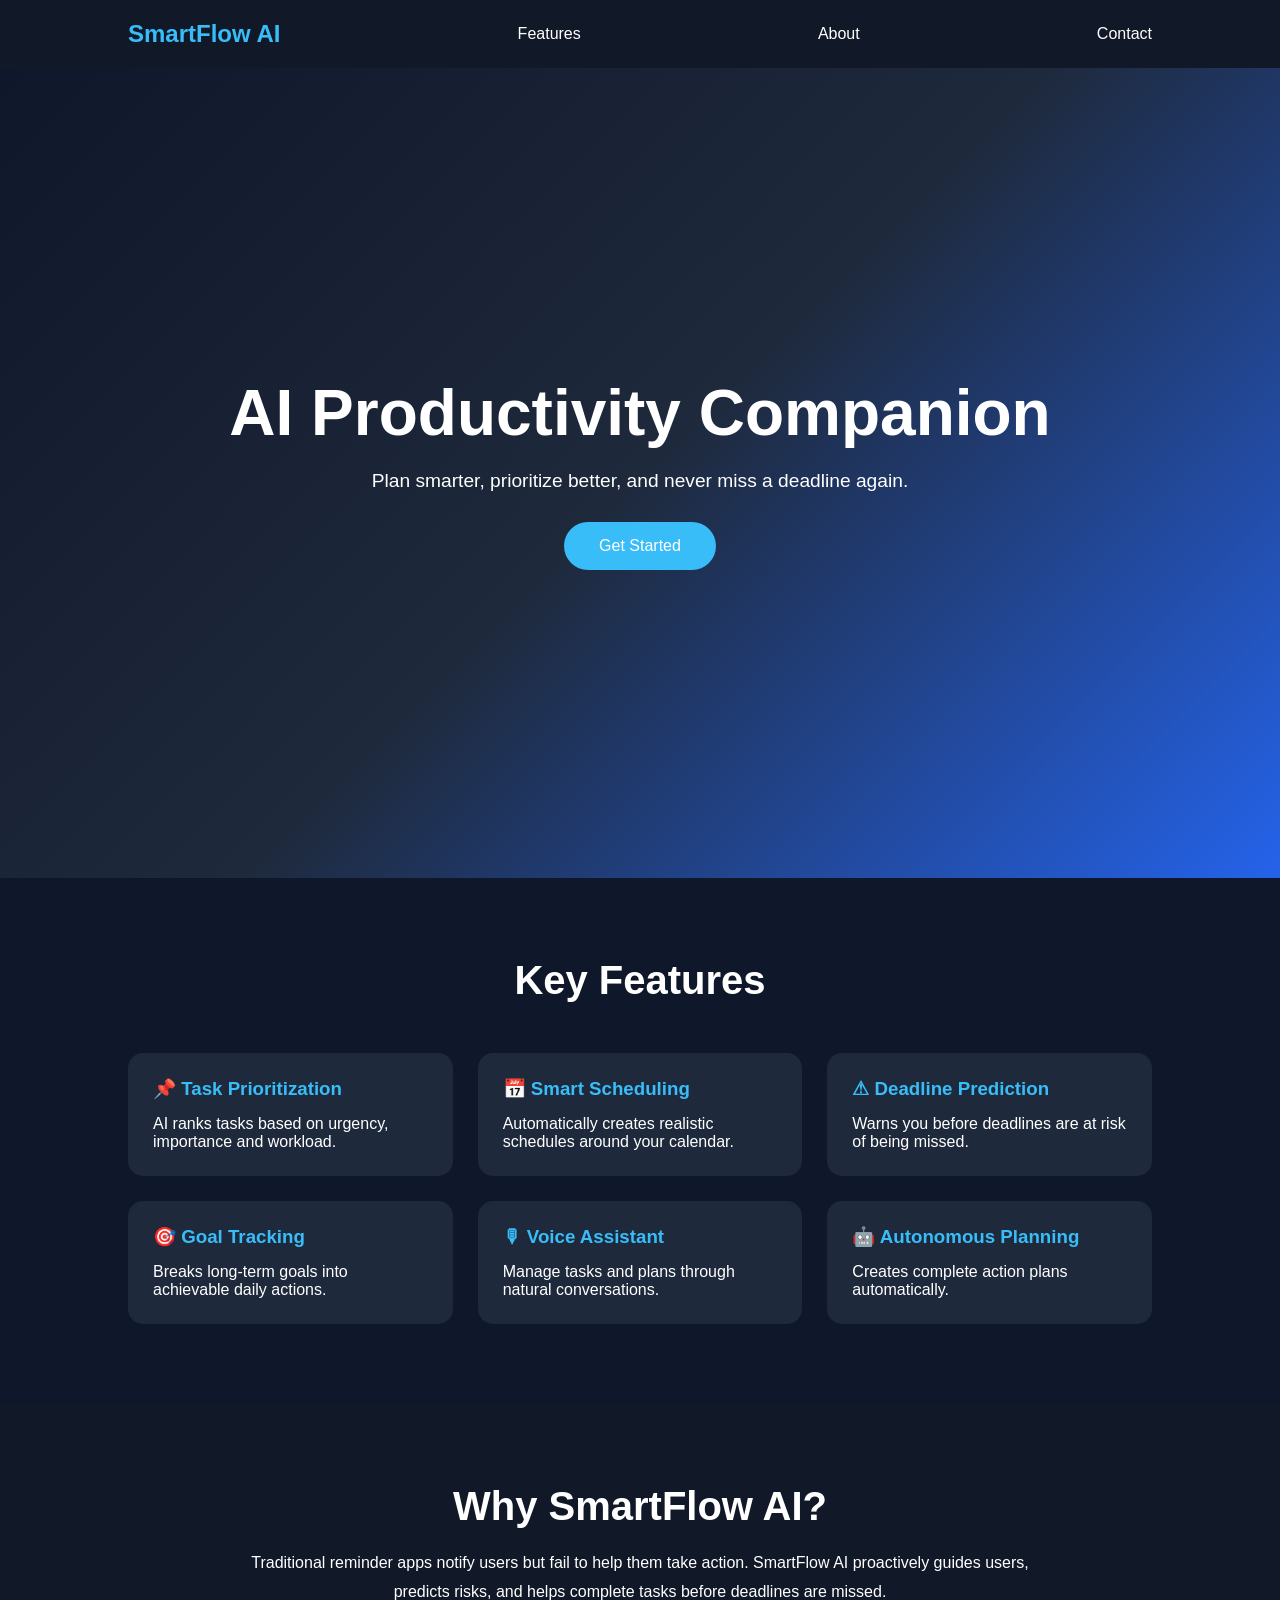
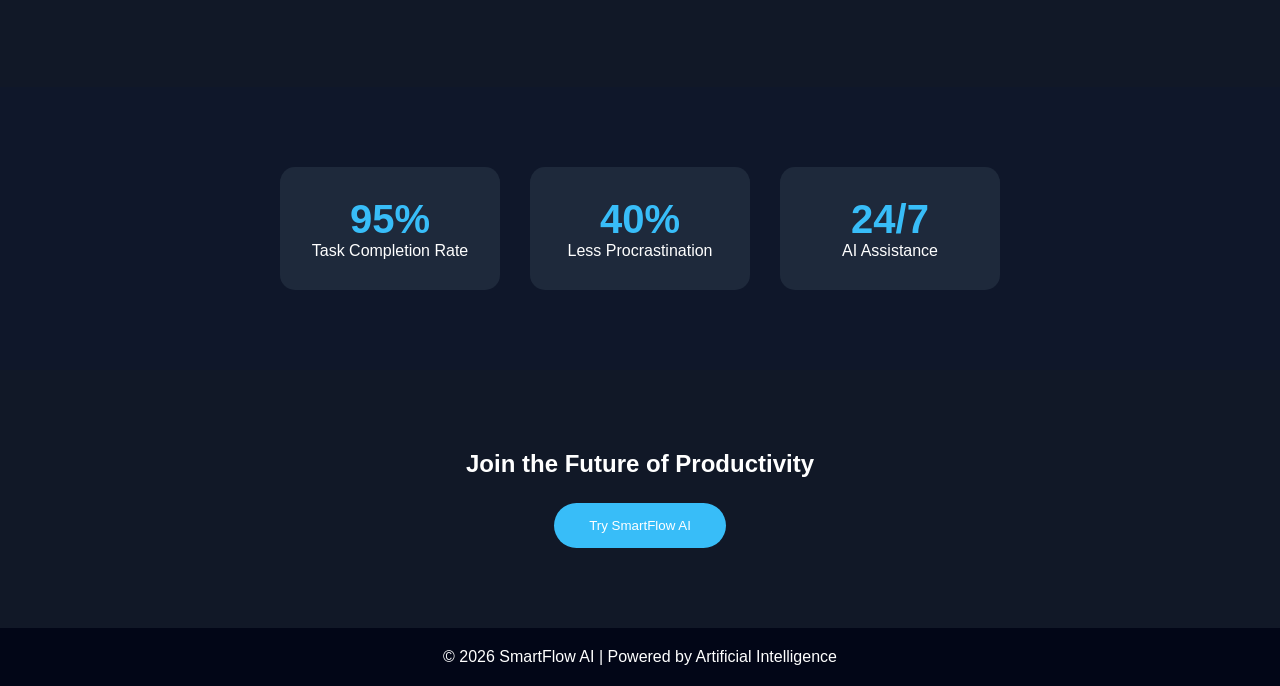
<file: index.html>
<!DOCTYPE html>
<html lang="en">
<head>
<meta charset="UTF-8">
<meta name="viewport" content="width=device-width, initial-scale=1.0">
<title>SmartFlow AI</title>
<link rel="stylesheet" href="style.css">
</head>
<body>

<header>
    <nav>
        <h2>SmartFlow AI</h2>
        <a href="#features">Features</a>
        <a href="#about">About</a>
        <a href="#contact">Contact</a>
    </nav>
</header>

<section class="hero">
    <div class="hero-content">
        <h1>AI Productivity Companion</h1>
        <p>
            Plan smarter, prioritize better, and never miss a deadline again.
        </p>
        <button id="hero-btn">Get Started</button>
    </div>
</section>

<section id="features" class="features">
    <h2>Key Features</h2>

    <div class="cards">

        <div class="card">
            <h3>📌 Task Prioritization</h3>
            <p>AI ranks tasks based on urgency, importance and workload.</p>
        </div>

        <div class="card">
            <h3>📅 Smart Scheduling</h3>
            <p>Automatically creates realistic schedules around your calendar.</p>
        </div>

        <div class="card">
            <h3>⚠ Deadline Prediction</h3>
            <p>Warns you before deadlines are at risk of being missed.</p>
        </div>

        <div class="card">
            <h3>🎯 Goal Tracking</h3>
            <p>Breaks long-term goals into achievable daily actions.</p>
        </div>

        <div class="card">
            <h3>🎙 Voice Assistant</h3>
            <p>Manage tasks and plans through natural conversations.</p>
        </div>

        <div class="card">
            <h3>🤖 Autonomous Planning</h3>
            <p>Creates complete action plans automatically.</p>
        </div>

    </div>
</section>

<section id="about" class="about">
    <h2>Why SmartFlow AI?</h2>
    <p>
        Traditional reminder apps notify users but fail to help them
        take action. SmartFlow AI proactively guides users, predicts
        risks, and helps complete tasks before deadlines are missed.
    </p>
</section>

<section class="stats">
    <div class="stat-box">
        <h3>95%</h3>
        <p>Task Completion Rate</p>
    </div>

    <div class="stat-box">
        <h3>40%</h3>
        <p>Less Procrastination</p>
    </div>

    <div class="stat-box">
        <h3>24/7</h3>
        <p>AI Assistance</p>
    </div>
</section>

<section id="contact" class="contact">
    <h2>Join the Future of Productivity</h2>
    <button id="contact-btn">Try SmartFlow AI</button>
</section>

<footer>
    <p>© 2026 SmartFlow AI | Powered by Artificial Intelligence</p>
</footer>
<script src="script.js"></script>
</body>
</html>
</file>
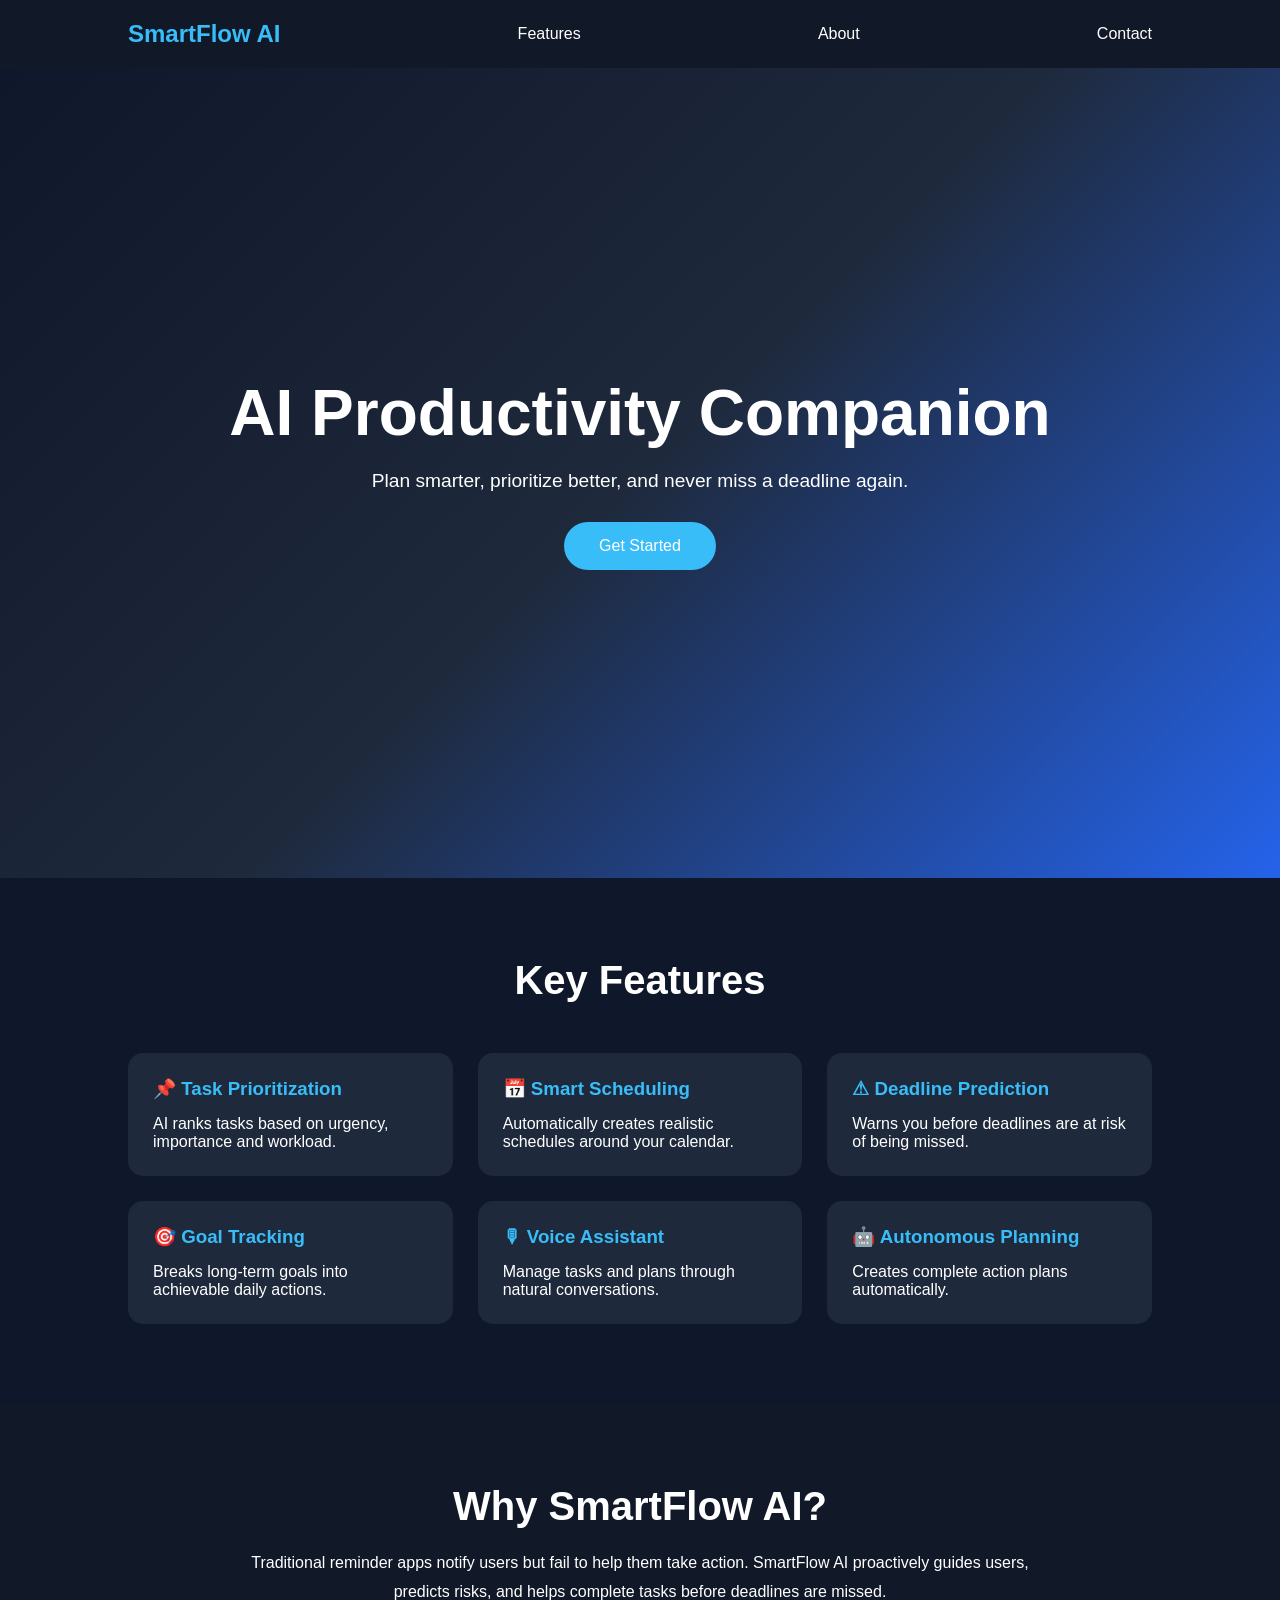
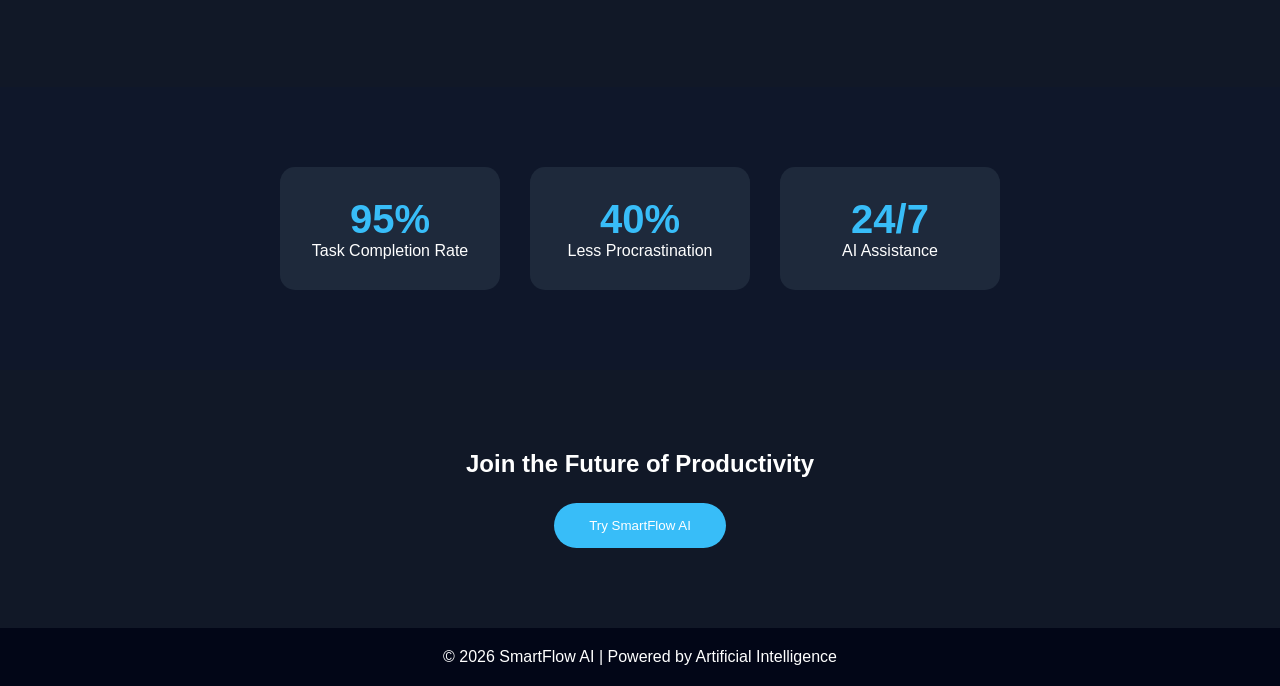
<file: frontend.html>
<!DOCTYPE html>
<html lang="en">
<head>
<meta charset="UTF-8">
<meta name="viewport" content="width=device-width, initial-scale=1.0">
<title>SmartFlow AI</title>
<link rel="stylesheet" href="style.css">
</head>
<body>

<header>
    <nav>
        <h2>SmartFlow AI</h2>
        <a href="#features">Features</a>
        <a href="#about">About</a>
        <a href="#contact">Contact</a>
    </nav>
</header>

<section class="hero">
    <div class="hero-content">
        <h1>AI Productivity Companion</h1>
        <p>
            Plan smarter, prioritize better, and never miss a deadline again.
        </p>
        <button>Get Started</button>
    </div>
</section>

<section id="features" class="features">
    <h2>Key Features</h2>

    <div class="cards">

        <div class="card">
            <h3>📌 Task Prioritization</h3>
            <p>AI ranks tasks based on urgency, importance and workload.</p>
        </div>

        <div class="card">
            <h3>📅 Smart Scheduling</h3>
            <p>Automatically creates realistic schedules around your calendar.</p>
        </div>

        <div class="card">
            <h3>⚠ Deadline Prediction</h3>
            <p>Warns you before deadlines are at risk of being missed.</p>
        </div>

        <div class="card">
            <h3>🎯 Goal Tracking</h3>
            <p>Breaks long-term goals into achievable daily actions.</p>
        </div>

        <div class="card">
            <h3>🎙 Voice Assistant</h3>
            <p>Manage tasks and plans through natural conversations.</p>
        </div>

        <div class="card">
            <h3>🤖 Autonomous Planning</h3>
            <p>Creates complete action plans automatically.</p>
        </div>

    </div>
</section>

<section id="about" class="about">
    <h2>Why SmartFlow AI?</h2>
    <p>
        Traditional reminder apps notify users but fail to help them
        take action. SmartFlow AI proactively guides users, predicts
        risks, and helps complete tasks before deadlines are missed.
    </p>
</section>

<section class="stats">
    <div class="stat-box">
        <h3>95%</h3>
        <p>Task Completion Rate</p>
    </div>

    <div class="stat-box">
        <h3>40%</h3>
        <p>Less Procrastination</p>
    </div>

    <div class="stat-box">
        <h3>24/7</h3>
        <p>AI Assistance</p>
    </div>
</section>

<section id="contact" class="contact">
    <h2>Join the Future of Productivity</h2>
    <button>Try SmartFlow AI</button>
</section>

<footer>
    <p>© 2026 SmartFlow AI | Powered by Artificial Intelligence</p>
</footer>
<script src="backend.js"></script>
</body>
</html>
</file>
<file: style.css>
*{
    margin:0;
    padding:0;
    box-sizing:border-box;
    font-family:Arial, sans-serif;
}

body{
    background:#0f172a;
    color:white;
}

header{
    background:#111827;
    padding:20px 10%;
}

nav{
    display:flex;
    justify-content:space-between;
    align-items:center;
}

nav h2{
    color:#38bdf8;
}

nav a{
    color:white;
    text-decoration:none;
    margin-left:20px;
    transition:.3s;
}

nav a:hover{
    color:#38bdf8;
}

.hero{
    height:90vh;
    display:flex;
    justify-content:center;
    align-items:center;
    text-align:center;
    background:linear-gradient(
    135deg,
    #0f172a,
    #1e293b,
    #2563eb
    );
}

.hero-content h1{
    font-size:4rem;
    margin-bottom:20px;
}

.hero-content p{
    font-size:1.2rem;
    max-width:700px;
    margin:auto;
}

.hero button{
    margin-top:30px;
    padding:15px 35px;
    border:none;
    border-radius:30px;
    background:#38bdf8;
    color:white;
    cursor:pointer;
    font-size:1rem;
}

.hero button:hover{
    background:#0284c7;
}

.features{
    padding:80px 10%;
}

.features h2{
    text-align:center;
    margin-bottom:50px;
    font-size:2.5rem;
}

.cards{
    display:grid;
    grid-template-columns:repeat(auto-fit,minmax(250px,1fr));
    gap:25px;
}

.card{
    background:#1e293b;
    padding:25px;
    border-radius:15px;
    transition:.3s;
}

.card:hover{
    transform:translateY(-8px);
}

.card h3{
    margin-bottom:15px;
    color:#38bdf8;
}

.about{
    padding:80px 10%;
    text-align:center;
    background:#111827;
}

.about h2{
    margin-bottom:20px;
    font-size:2.5rem;
}

.about p{
    max-width:800px;
    margin:auto;
    line-height:1.8;
}

.stats{
    display:flex;
    justify-content:center;
    gap:30px;
    flex-wrap:wrap;
    padding:80px 10%;
}

.stat-box{
    background:#1e293b;
    padding:30px;
    width:220px;
    text-align:center;
    border-radius:15px;
}

.stat-box h3{
    font-size:2.5rem;
    color:#38bdf8;
}

.contact{
    text-align:center;
    padding:80px 10%;
    background:#111827;
}

.contact h2{
    margin-bottom:25px;
}

.contact button{
    padding:15px 35px;
    border:none;
    border-radius:30px;
    background:#38bdf8;
    color:white;
    cursor:pointer;
}

.contact button:hover{
    background:#0284c7;
}

footer{
    text-align:center;
    padding:20px;
    background:#020617;
}
</file>
